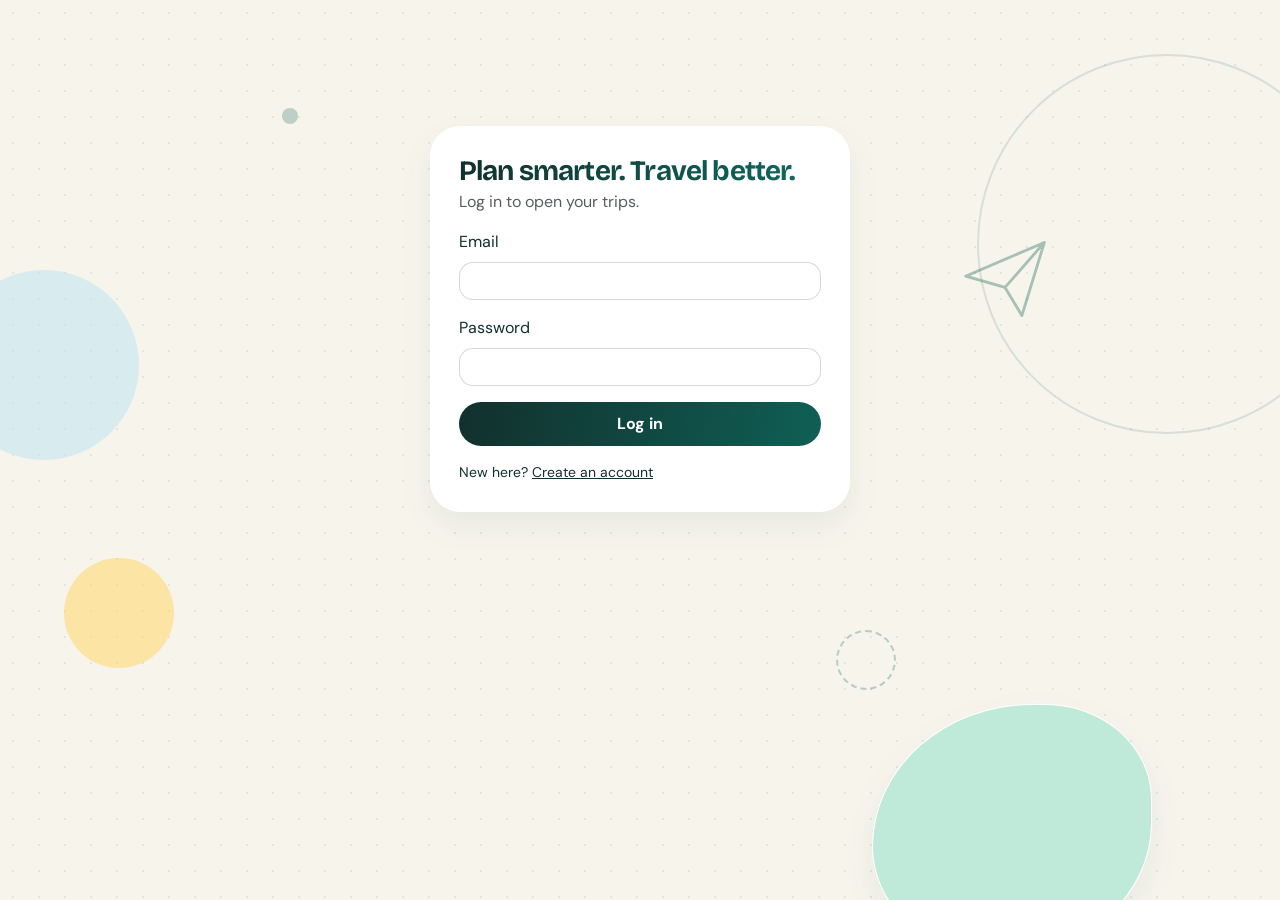
<file: frontend/index.html>
<!doctype html>
<html lang="en">
<head>
  <meta charset="utf-8">
  <meta name="viewport" content="width=device-width,initial-scale=1">
  <meta http-equiv="refresh" content="0; url=login.html">
  <title>TravelMate</title>
</head>
<body>
  <p>Opening TravelMate… <a href="login.html">Continue to login</a></p>
  <script>location.replace('login.html');</script>
</body>
</html>
</file>
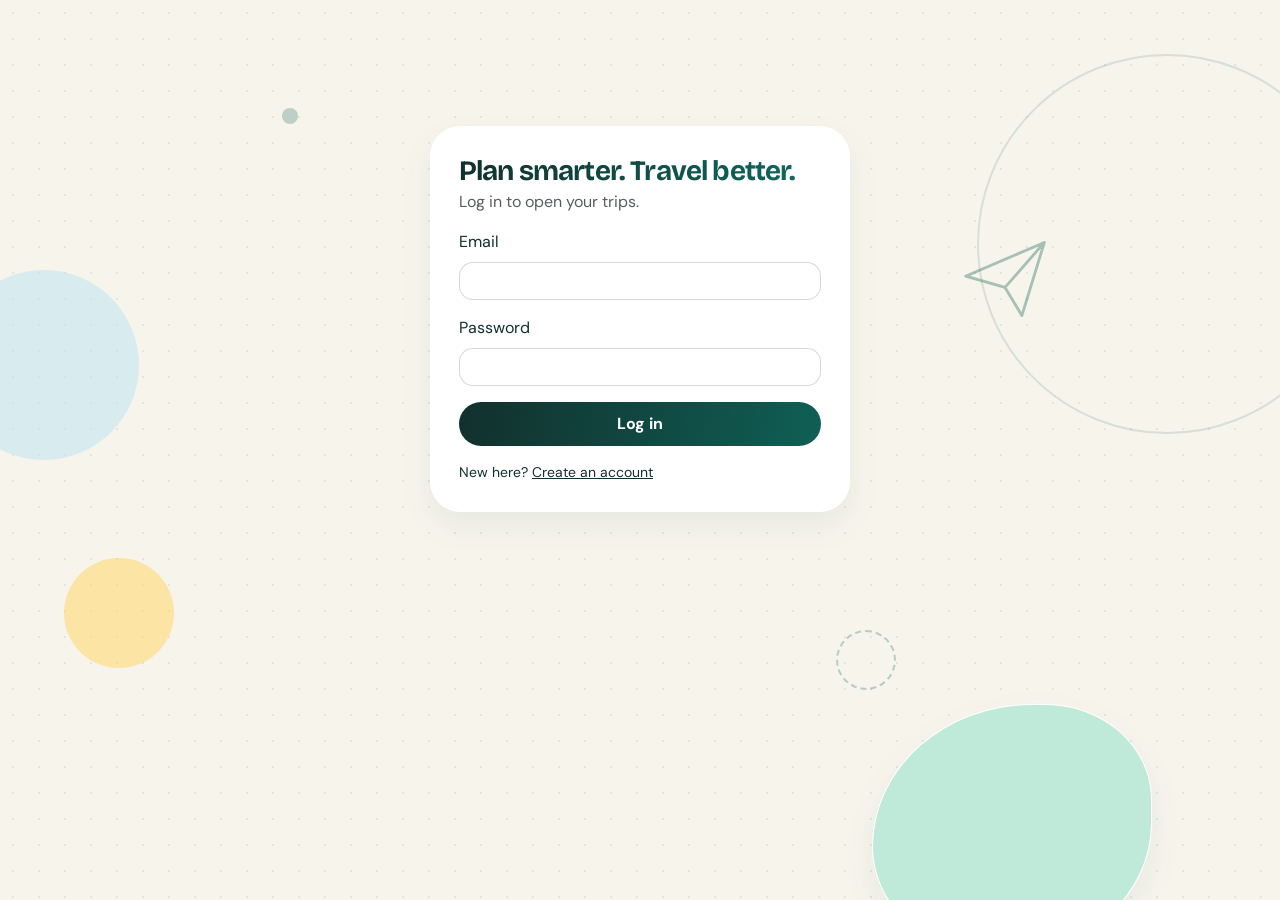
<file: frontend/login.html>
<!doctype html><html lang="en"><head><meta charset="utf-8"><meta name="viewport" content="width=device-width,initial-scale=1"><title>Log in · TravelMate</title>
<link href="https://fonts.googleapis.com/css2?family=DM+Sans:wght@400;500;700&display=swap" rel="stylesheet"><link href="https://cdn.jsdelivr.net/npm/bootstrap@5.3.3/dist/css/bootstrap.min.css" rel="stylesheet"><link href="assets/css/fun.css" rel="stylesheet"></head>
<body><main class="auth c"><h3 class="fw-bold">Plan smarter. Travel better.</h3><p class="text-muted">Log in to open your trips.</p>
<form id="f" novalidate><label class="form-label" for="email">Email</label><input id="email" type="email" class="form-control mb-3" required autocomplete="email">
<label class="form-label" for="pw">Password</label><input id="pw" type="password" class="form-control mb-3" required minlength="8" autocomplete="current-password">
<div id="err" class="text-danger small mb-2" role="alert"></div><button class="btn-green w-100">Log in</button></form>
<p class="small mt-3 mb-0">New here? <a href="register.html">Create an account</a></p></main>
<script src="https://cdn.jsdelivr.net/npm/bootstrap@5.3.3/dist/js/bootstrap.bundle.min.js"></script><script src="assets/js/api.js"></script><script src="assets/js/app.js"></script>
<script>$('#f').onsubmit=async e=>{e.preventDefault();const email=$('#email').value.trim(),password=$('#pw').value;
if(!/^\S+@\S+\.\S+$/.test(email))return $('#err').textContent='Enter a valid email address.';
if(password.length<8)return $('#err').textContent='Password must be at least 8 characters.';
const u=await api('/auth/login',{method:'POST',body:{email,password}});sessionStorage.user=JSON.stringify(u);location.href='dashboard.html'}</script></body></html>
</file>
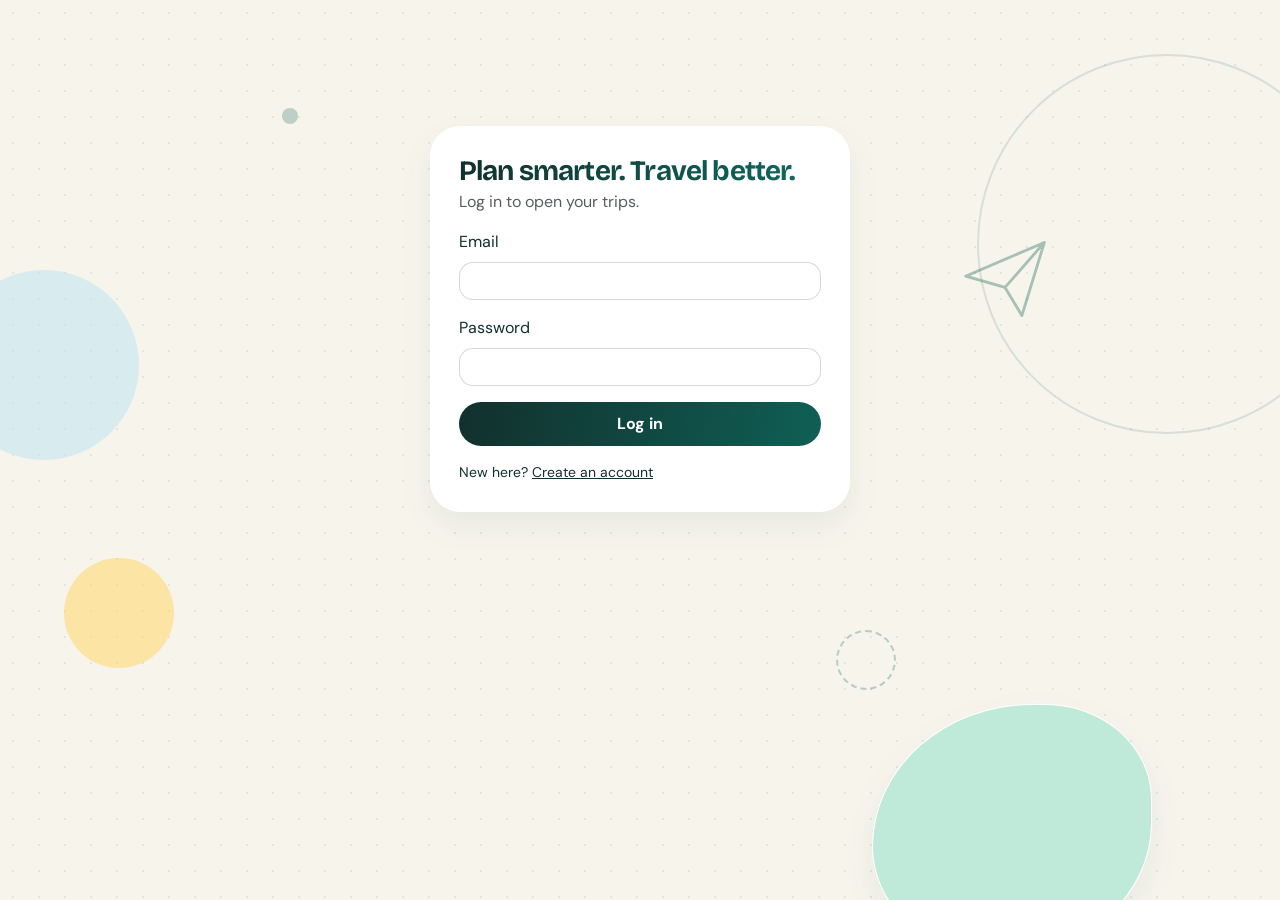
<file: frontend/notifications.html>
<!doctype html><html lang="en"><head><meta charset="utf-8"><meta name="viewport" content="width=device-width,initial-scale=1"><title>Reminders · TravelMate</title>
<link href="https://fonts.googleapis.com/css2?family=Bricolage+Grotesque:opsz,wght@12..96,500;12..96,800&family=DM+Sans:wght@400;500;700&display=swap" rel="stylesheet">
<link href="https://cdn.jsdelivr.net/npm/bootstrap@5.3.3/dist/css/bootstrap.min.css" rel="stylesheet"><link href="assets/css/fun.css" rel="stylesheet"></head><body>
<div id="bar"></div><header class="top"><a class="logo" href="dashboard.html">✈ TravelMate</a>
<nav aria-label="Main"><a href="dashboard.html">Dashboard</a><a  href="trips.html">Your Trips</a><a class="on" href="notifications.html">Reminders</a></nav>
<div class="d-flex gap-2 align-items-center"><a class="cta" href="trip-new.html">+ New Trip</a><button class="ghost" id="out">Log out</button></div></header>
<main class="pg"><h1 class="rv">Reminders</h1><p class="lead rv" style="--d:.1s">Choose how TravelMate nudges you before you go.</p>
<div class="nf"><form id="f" class="card cream rv" style="--d:.15s"><h3>How to reach you</h3>
<label class="sw" for="notify_email">Email reminders<input class="form-check-input" type="checkbox" role="switch" id="notify_email"></label>
<label class="sw" for="notify_telegram">Telegram reminders<input class="form-check-input" type="checkbox" role="switch" id="notify_telegram"></label>
<label class="mt-3" for="telegram_chat_id">Telegram chat ID</label><input id="telegram_chat_id" class="form-control" placeholder="Only needed for Telegram"><button class="btn-sun">Save preferences</button></form>
<div class="card deep rv" style="--d:.3s"><h3>What we’ve sent</h3><div id="h"></div></div></div></main>
<script src="https://cdn.jsdelivr.net/npm/bootstrap@5.3.3/dist/js/bootstrap.bundle.min.js"></script><script src="assets/js/api.js"></script><script src="assets/js/app.js"></script>
<script>guard();$('#out').onclick=async()=>{await api('/auth/logout',{method:'POST'});sessionStorage.clear();location.href='login.html'};
const reveal=()=>{const io=new IntersectionObserver(es=>es.forEach(e=>{if(e.isIntersecting){e.target.classList.add('in');io.unobserve(e.target)}}),{threshold:.1});$$('.rv:not(.in)').forEach(el=>io.observe(el))};
addEventListener('scroll',()=>{$('#bar').style.width=scrollY/Math.max(1,document.body.scrollHeight-innerHeight)*100+'%'},{passive:true});
api('/notifications/preferences').then(p=>{$('#notify_email').checked=p.notify_email;$('#notify_telegram').checked=p.notify_telegram;$('#telegram_chat_id').value=p.telegram_chat_id||''});
api('/notifications').then(n=>{$('#h').innerHTML=n.map(x=>`<div class="hrow"><span>${esc(x.notification_type)}</span><span class="pill">${esc(x.delivery_status)}</span></div>`).join('')||'<p class="muted">No reminders sent yet. They start 7 days before a trip.</p>';reveal()});
$('#f').onsubmit=async e=>{e.preventDefault();await api('/notifications/preferences',{method:'PUT',body:{notify_email:$('#notify_email').checked,notify_telegram:$('#notify_telegram').checked,telegram_chat_id:$('#telegram_chat_id').value.trim()}});toast('Preferences saved','success')};reveal();</script></body></html>
</file>
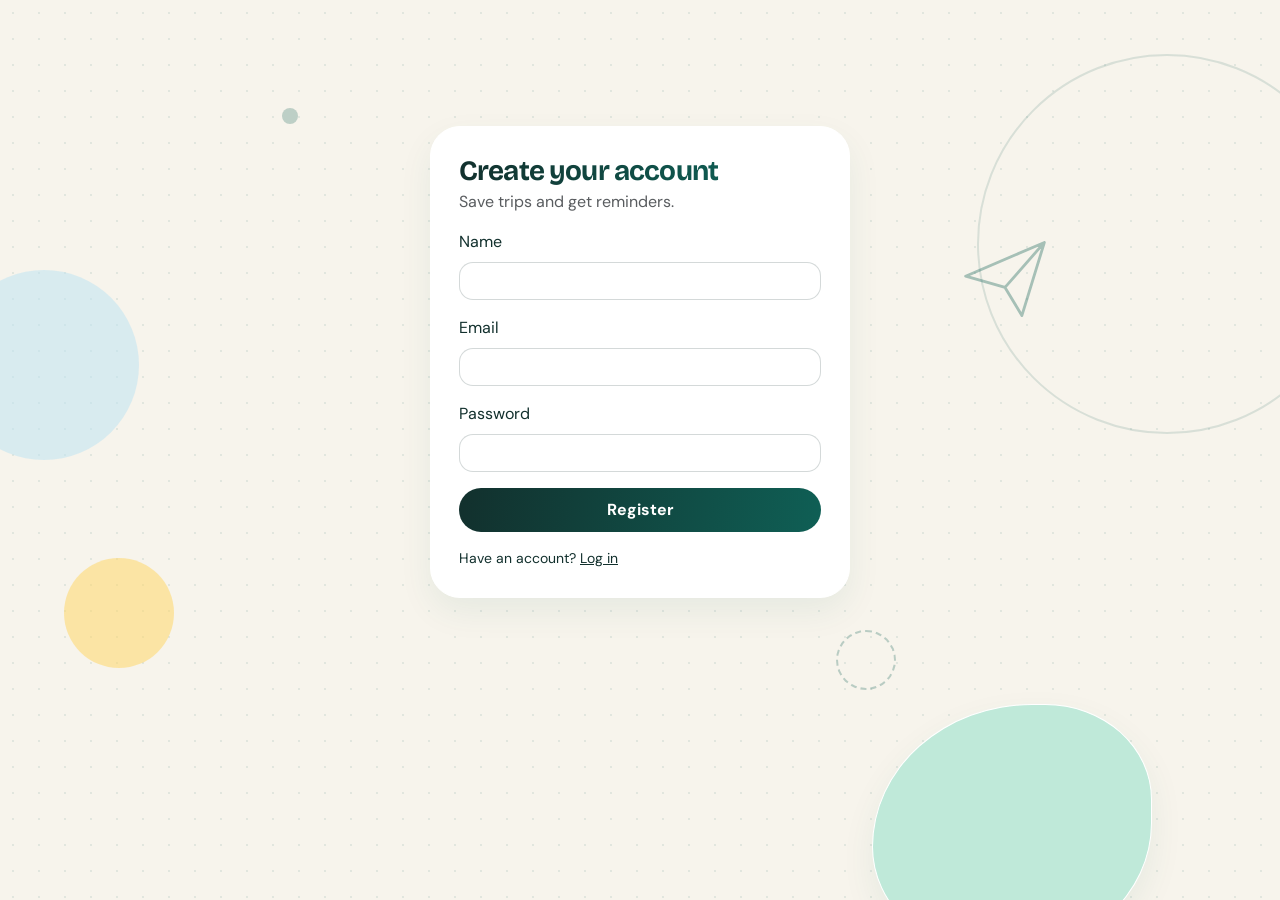
<file: frontend/register.html>
<!doctype html><html lang="en"><head><meta charset="utf-8"><meta name="viewport" content="width=device-width,initial-scale=1"><title>Register · TravelMate</title>
<link href="https://fonts.googleapis.com/css2?family=DM+Sans:wght@400;500;700&display=swap" rel="stylesheet"><link href="https://cdn.jsdelivr.net/npm/bootstrap@5.3.3/dist/css/bootstrap.min.css" rel="stylesheet"><link href="assets/css/fun.css" rel="stylesheet"></head>
<body><main class="auth c"><h3 class="fw-bold">Create your account</h3><p class="text-muted">Save trips and get reminders.</p>
<form id="f" novalidate><label class="form-label" for="name">Name</label><input id="name" class="form-control mb-3" required autocomplete="name"><label class="form-label" for="email">Email</label><input id="email" type="email" class="form-control mb-3" required autocomplete="email">
<label class="form-label" for="pw">Password</label><input id="pw" type="password" class="form-control mb-3" required minlength="8" autocomplete="new-password">
<div id="err" class="text-danger small mb-2" role="alert"></div><button class="btn-green w-100">Register</button></form>
<p class="small mt-3 mb-0">Have an account? <a href="login.html">Log in</a></p></main>
<script src="https://cdn.jsdelivr.net/npm/bootstrap@5.3.3/dist/js/bootstrap.bundle.min.js"></script><script src="assets/js/api.js"></script><script src="assets/js/app.js"></script>
<script>$('#f').onsubmit=async e=>{e.preventDefault();const email=$('#email').value.trim(),password=$('#pw').value;
if(!/^\S+@\S+\.\S+$/.test(email))return $('#err').textContent='Enter a valid email address.';
if(password.length<8)return $('#err').textContent='Password must be at least 8 characters.';
const u=await api('/auth/register',{method:'POST',body:{name:$('#name').value.trim(),email,password}});sessionStorage.user=JSON.stringify(u);location.href='dashboard.html'}</script></body></html>
</file>
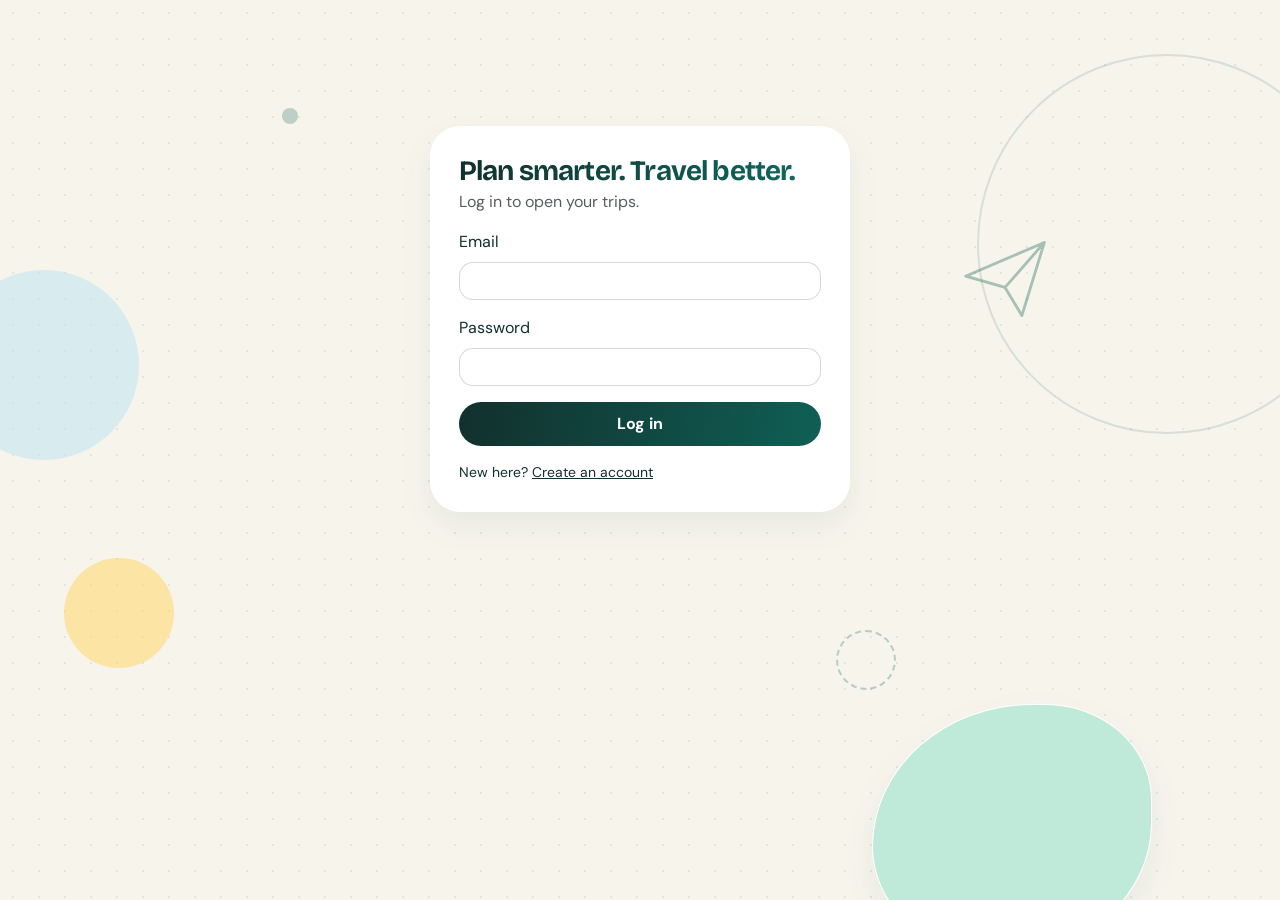
<file: frontend/trips.html>
<!doctype html><html lang="en"><head><meta charset="utf-8"><meta name="viewport" content="width=device-width,initial-scale=1"><title>Your trips · TravelMate</title>
<link href="https://fonts.googleapis.com/css2?family=Bricolage+Grotesque:opsz,wght@12..96,500;12..96,800&family=DM+Sans:wght@400;500;700&display=swap" rel="stylesheet">
<link href="https://cdn.jsdelivr.net/npm/bootstrap@5.3.3/dist/css/bootstrap.min.css" rel="stylesheet"><link href="assets/css/fun.css" rel="stylesheet"></head><body>
<div id="bar"></div><header class="top"><a class="logo" href="dashboard.html">✈ TravelMate</a>
<nav aria-label="Main"><a href="dashboard.html">Dashboard</a><a class="on" href="trips.html">Your Trips</a><a  href="notifications.html">Reminders</a></nav>
<div class="d-flex gap-2 align-items-center"><a class="cta" href="trip-new.html">+ New Trip</a><button class="ghost" id="out">Log out</button></div></header>
<main class="pg"><h1 class="rv">Your trips</h1><p class="lead rv" style="--d:.1s">Every plan in one place.</p>
<div class="fil rv" style="--d:.2s" id="fil"><button class="on" data-f="all">All</button><button data-f="up">Upcoming</button><button data-f="past">Past</button></div><div class="tg" id="tg"></div></main>
<script src="https://cdn.jsdelivr.net/npm/bootstrap@5.3.3/dist/js/bootstrap.bundle.min.js"></script><script src="assets/js/api.js"></script><script src="assets/js/app.js"></script>
<script>guard();$('#out').onclick=async()=>{await api('/auth/logout',{method:'POST'});sessionStorage.clear();location.href='login.html'};
const reveal=()=>{const io=new IntersectionObserver(es=>es.forEach(e=>{if(e.isIntersecting){e.target.classList.add('in');io.unobserve(e.target)}}),{threshold:.1});$$('.rv:not(.in)').forEach(el=>io.observe(el))};
addEventListener('scroll',()=>{$('#bar').style.width=scrollY/Math.max(1,document.body.scrollHeight-innerHeight)*100+'%'},{passive:true});
const cols=['var(--coral)','var(--mint)','var(--mango)','var(--lilac)'];let all=[],f='all';
const today=new Date().toISOString().slice(0,10);
function draw(){const ts=all.filter(t=>f==='all'||(f==='up')===(t.end_date>=today));
 $('#tg').innerHTML=ts.map((t,i)=>{const d=daysLeft(t.start_date);return`<a class="tc rv" style="background:${cols[i%4]};--d:${i*.08}s" href="trip.html?id=${t.id}"><span class="dn">${d||''}</span><span class="pill2">${esc(t.status)}</span><h3>${esc(t.destination)}</h3><p>from ${esc(t.origin)}</p><div class="tb"><span>${t.start_date}<br>to ${t.end_date}</span><span><b>${inr(t.budget)}</b><br>${d?d+' days to go':t.end_date<today?'Trip finished':'Happening now'}</span></div></a>`}).join('')+'<a class="tc add rv" href="trip-new.html">+ Plan a new trip</a>';reveal()}
$('#fil').onclick=e=>{if(!e.target.dataset.f)return;f=e.target.dataset.f;$$('#fil button').forEach(b=>b.classList.toggle('on',b===e.target));draw()};
api('/trips').then(ts=>{all=ts;draw();reveal()});</script></body></html>
</file>
<file: frontend/assets/css/fun.css>
@import url('https://fonts.googleapis.com/css2?family=Bricolage+Grotesque:opsz,wght@12..96,500;12..96,800&family=DM+Sans:wght@400;500;700&display=swap');
:root{--ink:#12302d;--forest:#0f5f55;--cream:#f7f4ec;--coral:#ffb5a0;--mango:#ffd86b;--mint:#bfe9d9;--lilac:#bfe3f2;--g:linear-gradient(100deg,#12302d,#0f5f55 40%,#1f7a8c 70%,#12302d)}
*{box-sizing:border-box}html{scroll-behavior:smooth}
body{margin:0;background:radial-gradient(#0f5f5518 1px,transparent 1.3px) 0 0/26px 26px,var(--cream);color:var(--ink);font-family:'DM Sans',sans-serif;overflow-x:hidden}
h1,h2,h3,h4,h5,h6,.disp,.logo{font-family:'Bricolage Grotesque',sans-serif;letter-spacing:-.03em;margin:0}a{color:inherit}
main,footer,.shell{position:relative;z-index:1}.shell{max-width:1100px;margin:0 auto;padding:110px 20px 60px}
#bar{position:fixed;top:0;left:0;height:4px;width:0;z-index:100;background:linear-gradient(90deg,var(--coral),var(--mango),var(--forest))}
/* floating doodles */
.amb{position:fixed;inset:0;z-index:0;pointer-events:none;overflow:hidden}.sh{position:absolute;display:block}
.sh.a{width:380px;height:380px;border:2px solid #0f5f5522;border-radius:50%;top:6%;right:-6%;animation:fl 14s ease-in-out infinite}
.sh.b{width:110px;height:110px;background:var(--mango);opacity:.55;border-radius:50%;left:5%;top:62%;animation:fl 11s ease-in-out infinite}
.sh.c{width:280px;height:250px;background:var(--mint);opacity:.6;border-radius:60% 40% 55% 45%;right:10%;bottom:-6%;animation:fl 16s ease-in-out infinite}
.sh.d{width:190px;height:190px;background:var(--lilac);opacity:.55;border-radius:50%;left:-4%;top:30%;animation:fl 13s ease-in-out infinite}
.sh.e{width:26px;height:26px;background:var(--coral);border-radius:50%;left:46%;top:18%;animation:fl 8s ease-in-out infinite}
.sh.f{width:60px;height:60px;border:2px dashed #0f5f5544;border-radius:50%;right:30%;top:70%;animation:fl 10s ease-in-out infinite}
.sh.g{width:16px;height:16px;background:var(--forest);opacity:.25;border-radius:50%;left:22%;top:12%}
.sh.pl{width:90px;right:18%;top:26%;opacity:.35;animation:fl 9s ease-in-out infinite}
@keyframes fl{50%{transform:translateY(-22px) rotate(6deg)}}
/* nav */
.top,#nav{position:fixed;top:14px;left:50%;transform:translateX(-50%);width:min(1100px,calc(100% - 24px));z-index:90;display:flex;justify-content:space-between;align-items:center;gap:8px;padding:8px 10px 8px 20px;border-radius:99px;background:#ffffffcc;backdrop-filter:blur(14px);-webkit-backdrop-filter:blur(14px);border:1px solid #fff;box-shadow:0 8px 30px #0f5f5518}
#nav>div{width:100%}.top a,#nav a{text-decoration:none}.logo,#nav .fw-bold{font-weight:800}
.top nav a,.nav-pill a{padding:8px 14px;border-radius:99px;font-size:.9rem;color:var(--ink)}.nav-pill{display:flex;background:none;padding:0}
.top nav a:hover,.top nav a.on,.nav-pill a:hover,.nav-pill a.active{background:var(--ink);color:#fff}
.cta,.btn-new,.btn-green,.btn-sun{display:inline-block;background:linear-gradient(100deg,#12302d,#0f5f55);color:#fff!important;padding:10px 20px;border:0;border-radius:99px;font-weight:700;text-decoration:none;transition:transform .2s,box-shadow .2s}
.cta:hover,.btn-new:hover,.btn-green:hover,.btn-sun:hover{transform:translateY(-3px) rotate(-1.5deg);box-shadow:0 12px 24px #0f5f5538;color:#fff}
.ghost{background:none;border:1px solid #12302d55;color:var(--ink);border-radius:99px;padding:8px 14px;font-size:.85rem}
@media(max-width:760px){.top nav,.nav-pill{display:none}}
/* hero */
.hero{position:relative;min-height:100vh;display:grid;align-content:center;padding:120px 6vw 80px}.blob{display:none}.hero>*{position:relative;z-index:2}
.chips{display:flex;gap:8px;flex-wrap:wrap;margin-bottom:18px}.chip,.fil button{padding:7px 16px;border-radius:99px;border:1px solid #12302d44;background:#ffffff80;color:var(--ink);text-decoration:none;font-size:.9rem;transition:.2s}.chip:hover,.chip.on,.fil button:hover,.fil button.on{background:var(--ink);color:#fff}
.sec h2,.pg h1,#dest,.big,.temp,.day b,.tc h3,.sticker b,.card h3,.c h6,#hd h3,.auth h3{background:var(--g);background-size:200% 100%;-webkit-background-clip:text;background-clip:text;color:transparent;animation:shine 9s ease-in-out infinite alternate;padding-bottom:.06em}
@keyframes shine{to{background-position:100% 0}}
#dest{font-size:clamp(4.5rem,17vw,14rem);font-weight:800;line-height:.9;display:flex;flex-wrap:wrap}
#dest span{display:inline-block;color:transparent;transform:translateY(110%) rotate(8deg);opacity:0;animation:rise .9s cubic-bezier(.2,.8,.2,1) forwards;animation-delay:calc(var(--i)*70ms + .2s)}@keyframes rise{to{transform:none;opacity:1}}
.sub{font-size:1.2rem;margin:22px 0 28px;opacity:.8}
.sticker{position:absolute!important;right:7vw;bottom:14vh;width:clamp(130px,18vw,210px);aspect-ratio:1;border-radius:50%;background:var(--mango);display:grid;place-content:center;text-align:center;animation:bob 4s ease-in-out infinite;box-shadow:0 14px 0 #12302d18}
.sticker b{font:800 clamp(3rem,7vw,5.5rem)/.9 'Bricolage Grotesque'}@keyframes bob{50%{transform:rotate(7deg) translateY(-12px)}0%,100%{transform:rotate(-6deg)}}
.hint{position:absolute!important;bottom:22px;left:6vw;font-size:.85rem;opacity:.6;animation:nudge 1.6s infinite}@keyframes nudge{50%{transform:translateY(8px)}}
.marq{background:var(--mango);transform:rotate(-2deg);margin:-26px -10px 0;overflow:hidden;white-space:nowrap;padding:16px 0;position:relative;z-index:5;font:800 1.6rem 'Bricolage Grotesque'}.marq div{display:inline-block;animation:scroll 28s linear infinite}@keyframes scroll{to{transform:translateX(-50%)}}
/* sections + cards */
.sec{padding:120px 6vw 20px}.sec h2{font-size:clamp(2.4rem,6vw,4.6rem);font-weight:800;margin-bottom:34px}
.two{display:grid;grid-template-columns:1.2fr 1fr;gap:20px}@media(max-width:900px){.two{grid-template-columns:1fr}}
.card,.c{background:#fff;border-radius:30px;padding:28px;min-width:0;box-shadow:0 14px 34px #0f5f5512;border:1px solid #fff}
.card h3{font-size:1.6rem;margin-bottom:16px}.c h6{font-size:1.25rem;font-weight:800;margin-bottom:12px}.lilac,.weather{background:var(--lilac)}.mint{background:var(--mint)}.coralc{background:var(--coral)}.cream,.deep{background:#fff}
.ringw{display:grid;grid-template-columns:auto 1fr;gap:24px;align-items:center}@media(max-width:560px){.ringw{grid-template-columns:1fr;justify-items:center}}
svg.ring{width:170px;height:170px;transform:rotate(-90deg)}.ring circle{fill:none;stroke-width:16;stroke-linecap:round}.ring .t{stroke:#12302d14}.ring .v{stroke:var(--forest);stroke-dasharray:339.3;stroke-dashoffset:339.3;transition:stroke-dashoffset 1.6s cubic-bezier(.2,.8,.2,1)}.in .ring .v{stroke-dashoffset:var(--o)}
.big{font:800 clamp(2rem,4vw,3rem)/1.1 'Bricolage Grotesque'}.muted{opacity:.65;font-size:.9rem}
.ex{margin-bottom:14px}.ex .l{display:flex;justify-content:space-between;font-size:.95rem;margin-bottom:6px}.bar{height:12px;border-radius:99px;background:#12302d12;overflow:hidden}.bar i{display:block;height:100%;width:0;border-radius:99px;background:linear-gradient(90deg,var(--forest),#1f7a8c);transition:width 1.4s cubic-bezier(.2,.8,.2,1)}.in .bar i{width:var(--w)}
.tag,.pill,.pill2,.badge-est,.badge-conf{font-size:.72rem;font-weight:700;padding:3px 10px;border-radius:99px;background:#12302d12}.tag{margin-left:6px}.badge-est{background:#fff0b8}.badge-conf{background:var(--mint)}
.track{display:flex;gap:18px;overflow-x:auto;scroll-snap-type:x mandatory;padding:6px 6vw 34px;margin:0 -6vw;scrollbar-width:none}.track::-webkit-scrollbar{display:none}
.day{flex:0 0 min(330px,78vw);scroll-snap-align:center;border-radius:30px;padding:28px;min-height:340px;transition:transform .3s}.day:hover{transform:translateY(-10px) rotate(-1deg)}
.day b{font:800 6rem/.85 'Bricolage Grotesque';display:block;margin-bottom:12px}.day h3{font-size:1.4rem;margin-bottom:14px}.day ul{padding:0;margin:0}.day li{padding:8px 0;border-top:1.5px dashed #12302d30;list-style:none}.day small{opacity:.65;display:block}.dots{opacity:.6;font-size:.9rem;margin:-14px 0 0}
#map{height:430px;border-radius:30px;z-index:1;box-shadow:0 14px 34px #0f5f5518}.temp{font:800 6rem/1 'Bricolage Grotesque'}.emoji{font-size:4rem;display:inline-block;animation:bob 4s infinite}
.row,.row-i,.sw,.hrow{display:flex;justify-content:space-between;gap:10px;padding:10px 0;border-bottom:1.5px dashed #12302d26}.row:last-child,.hrow:last-child{border:0}
footer{padding:80px 6vw 50px;text-align:center;opacity:.6}
/* trips + reminders */
.pg{padding:130px 6vw 40px;min-height:70vh}.pg h1{font-size:clamp(3rem,10vw,8rem);font-weight:800;line-height:.95;margin-bottom:12px}.pg .lead{opacity:.75;font-size:1.15rem;margin-bottom:28px}.fil{display:flex;gap:8px;flex-wrap:wrap;margin-bottom:26px}
.tg{display:grid;grid-template-columns:repeat(auto-fill,minmax(270px,1fr));gap:18px}
.tc{position:relative;display:flex;flex-direction:column;min-height:300px;border-radius:30px;padding:26px;color:var(--ink);text-decoration:none;overflow:hidden;transition:transform .3s,box-shadow .3s;box-shadow:0 14px 34px #0f5f5512}.tc:hover{transform:translateY(-10px) rotate(-1.2deg);box-shadow:0 22px 44px #0f5f5530;color:var(--ink)}
.tc h3{font-size:2.4rem;font-weight:800;margin:14px 0 4px}.tc p{margin:0;opacity:.8}.tc .tb{margin-top:auto;display:flex;justify-content:space-between;align-items:end;gap:8px;font-size:.92rem}.tc .dn{position:absolute;right:20px;top:8px;font:800 5.5rem/1 'Bricolage Grotesque';opacity:.1}
.tc.add{background:none!important;border:2px dashed #12302d44;box-shadow:none;align-items:center;justify-content:center;font:800 1.5rem 'Bricolage Grotesque'}.tc.add:hover{background:#ffffff80!important}.pill2{align-self:flex-start;background:#ffffff99}
.nf{display:grid;grid-template-columns:1fr 1fr;gap:20px}@media(max-width:860px){.nf{grid-template-columns:1fr}}.sw input{width:3em;height:1.6em;cursor:pointer}.form-check-input:checked{background-color:var(--forest);border-color:var(--forest)}
.form-control,.form-select{border-radius:14px;border:1.5px solid #12302d2e}.nf .form-control{margin:6px 0 18px}
/* legacy pages (trip, new trip, login) */
.auth{max-width:420px;margin:14vh auto}.nav-pills .nav-link{color:var(--ink);border-radius:99px}.nav-pills .nav-link.active{background:var(--ink);color:#fff}.alert{border-radius:20px;border:0}
.leaflet-tile-pane{filter:saturate(.75)}:focus-visible{outline:3px solid var(--forest);outline-offset:3px}
.rv{opacity:0;transform:translateY(46px) scale(.98);transition:opacity .9s ease,transform .9s cubic-bezier(.2,.8,.2,1);transition-delay:var(--d,0s)}.rv.in{opacity:1;transform:none}
@media(prefers-reduced-motion:reduce){*{animation:none!important;transition:none!important}.rv,#dest span{opacity:1;transform:none}.ring .v{stroke-dashoffset:var(--o)}.bar i{width:var(--w)}}
</file>
